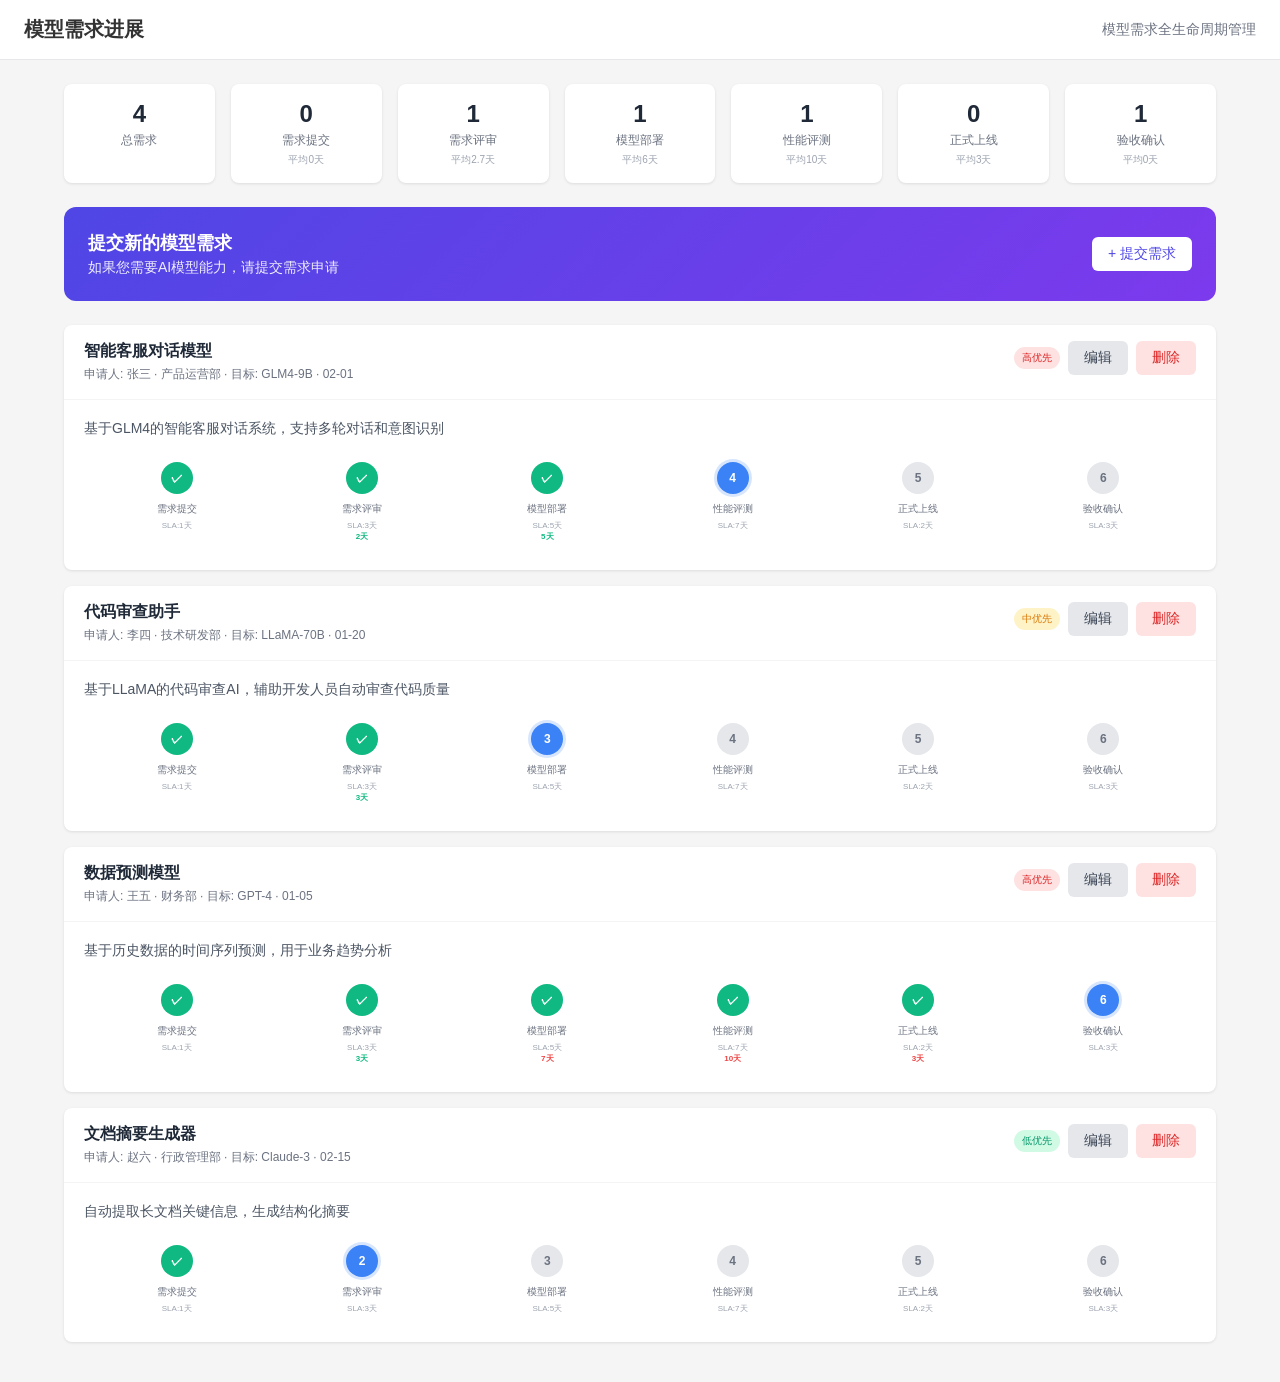
<file: model-progress/index.html>
<!DOCTYPE html>
<html lang="zh-CN">
<head>
    <meta charset="UTF-8">
    <meta name="viewport" content="width=device-width, initial-scale=1.0">
    <title>模型需求进展 - AI算力管理平台</title>
    <style>
        * { margin: 0; padding: 0; box-sizing: border-box; }
        body { font-family: -apple-system, BlinkMacSystemFont, 'Segoe UI', Roboto, sans-serif; background: #f5f5f5; color: #333; }
        .page-container { min-height: 100vh; }
        .page-header { background: white; padding: 1rem 1.5rem; border-bottom: 1px solid #e5e7eb; display: flex; justify-content: space-between; align-items: center; }
        .page-title { font-size: 1.25rem; font-weight: 600; }
        .page-content { padding: 1.5rem; max-width: 1200px; margin: 0 auto; }
        .text-sm { font-size: 0.875rem; }
        .text-gray-500 { color: #6b7280; }
    </style>
    <link rel="stylesheet" href="css/styles.css">
</head>
<body>
    <div class="page-container">
        <header class="page-header">
            <h1 class="page-title">模型需求进展</h1>
            <span class="text-sm text-gray-500">模型需求全生命周期管理</span>
        </header>
        <main class="page-content" id="app"></main>
    </div>
    <script src="js/app.js"></script>
</body>
</html>
</file>
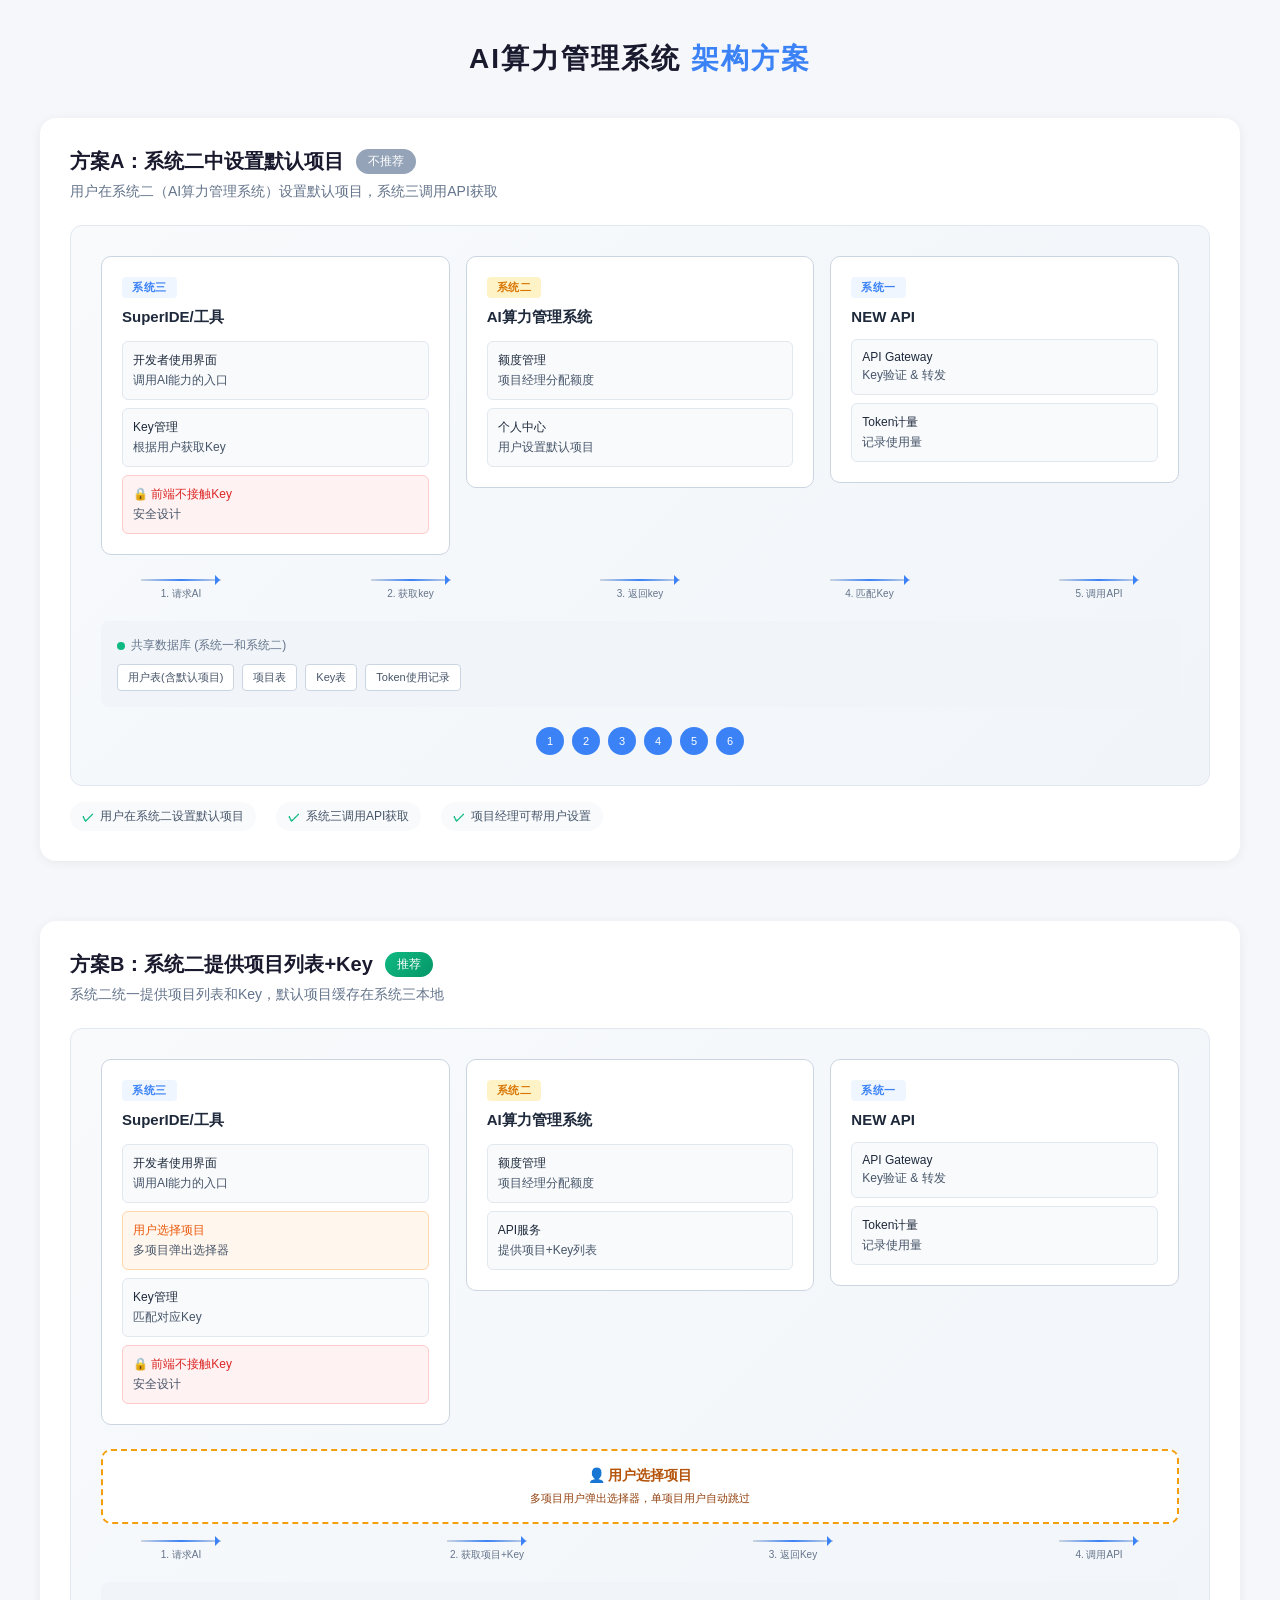
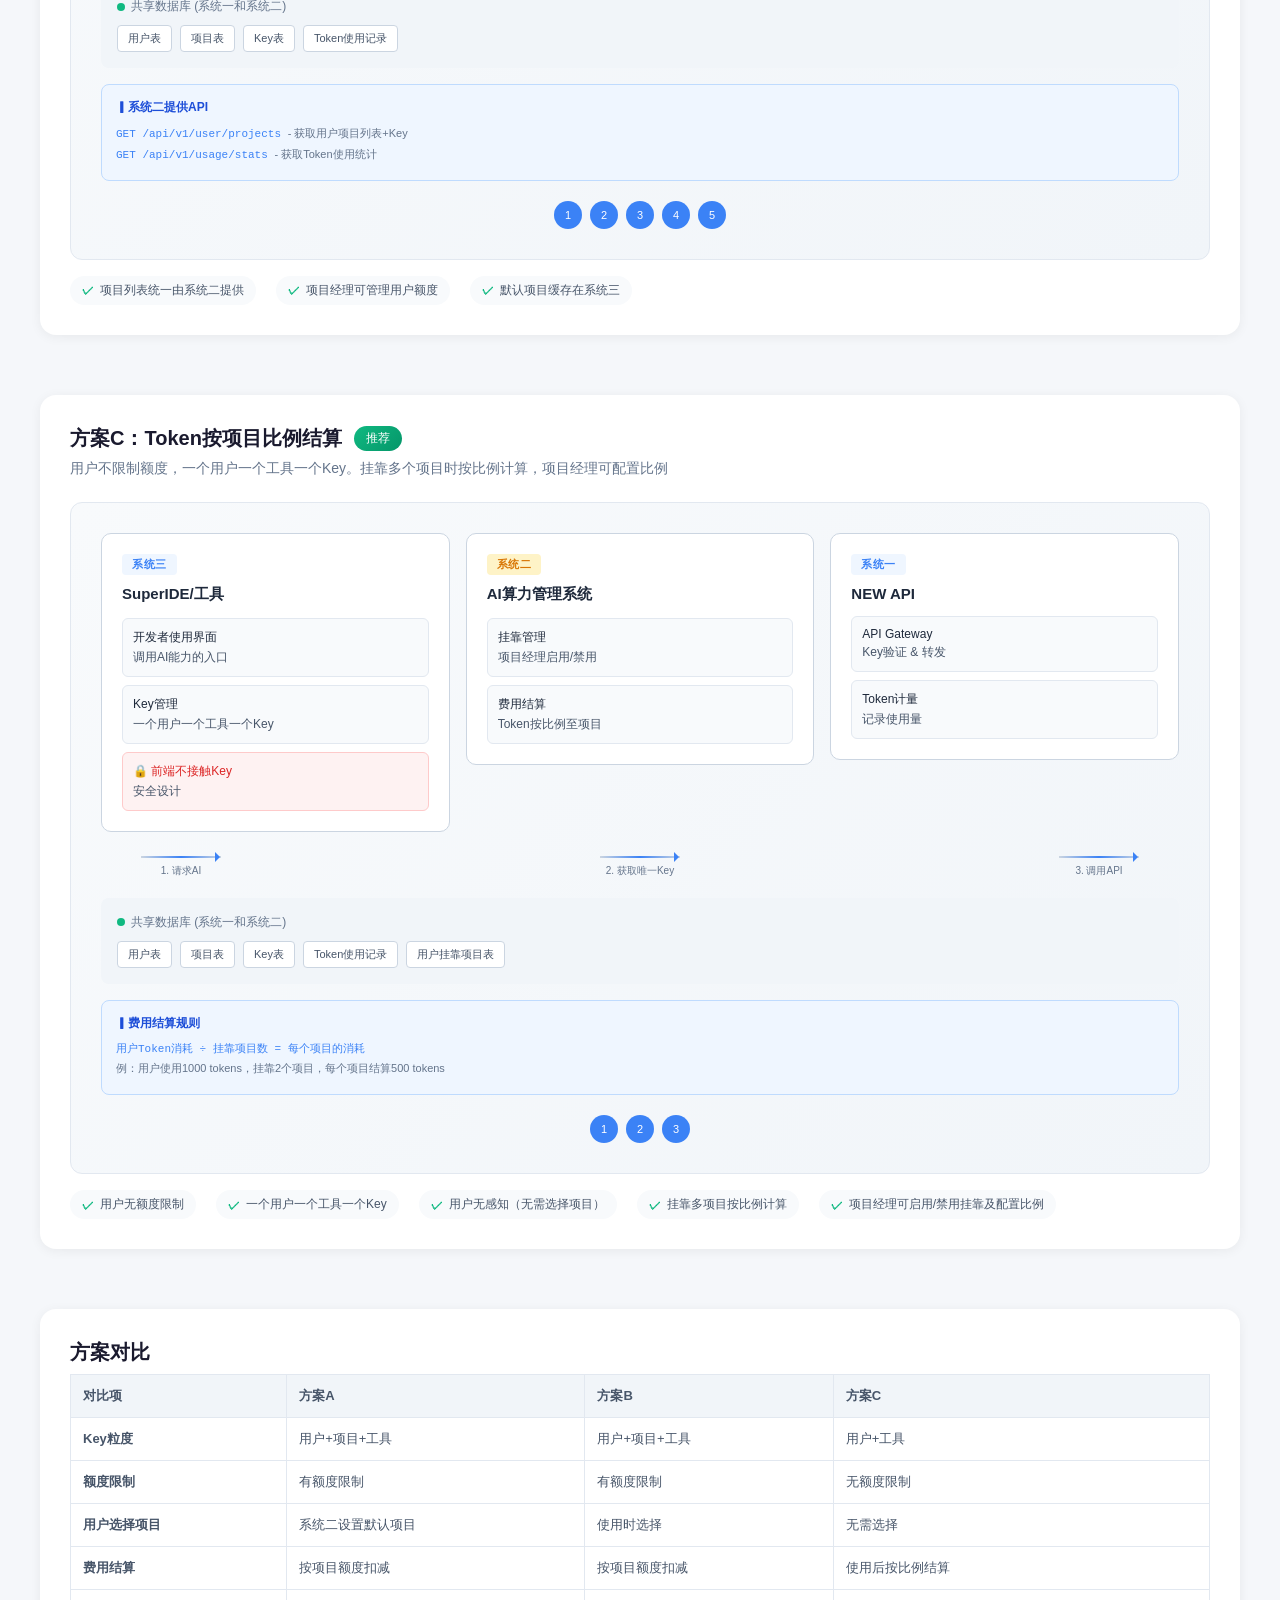
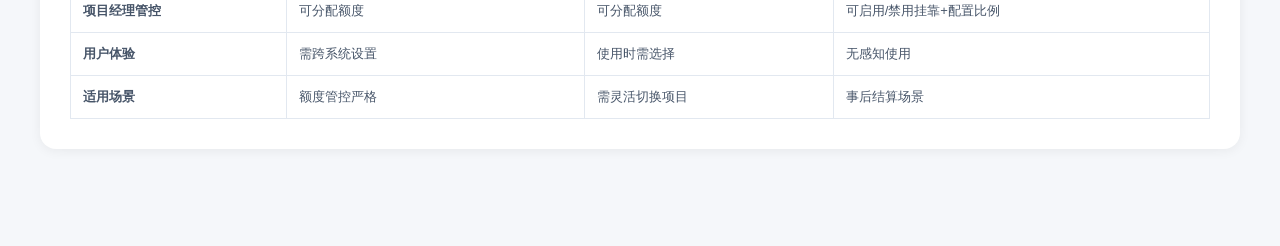
<file: architecture/架构图方案v2.html>
<!DOCTYPE html>
<html lang="zh-CN">
<head>
    <meta charset="UTF-8">
    <meta name="viewport" content="width=device-width, initial-scale=1.0">
    <title>AI算力管理系统 - 架构方案</title>
    <style>
        * {
            margin: 0;
            padding: 0;
            box-sizing: border-box;
        }

        body {
            font-family: 'PingFang SC', 'Microsoft YaHei', sans-serif;
            background: #f5f7fa;
            color: #2c3e50;
            min-height: 100vh;
            padding: 40px;
        }

        .container {
            max-width: 1200px;
            margin: 0 auto;
        }

        h1 {
            font-size: 28px;
            font-weight: 600;
            text-align: center;
            margin-bottom: 40px;
            color: #1a1a2e;
            letter-spacing: 2px;
        }

        h1 span {
            color: #3b82f6;
        }

        .scheme {
            margin-bottom: 60px;
            background: #fff;
            border-radius: 16px;
            padding: 30px;
            box-shadow: 0 2px 12px rgba(0,0,0,0.06);
        }

        .scheme-header {
            display: flex;
            align-items: center;
            margin-bottom: 8px;
        }

        .scheme-title {
            font-size: 20px;
            font-weight: 600;
            color: #1a1a2e;
        }

        .recommend-tag {
            background: linear-gradient(135deg, #10b981, #059669);
            color: #fff;
            padding: 4px 12px;
            border-radius: 20px;
            font-size: 12px;
            margin-left: 12px;
            font-weight: 500;
        }

        .not-recommend-tag {
            background: #94a3b8;
            color: #fff;
            padding: 4px 12px;
            border-radius: 20px;
            font-size: 12px;
            margin-left: 12px;
            font-weight: 500;
        }

        .scheme-desc {
            color: #64748b;
            font-size: 14px;
            margin-bottom: 24px;
        }

        .arch-diagram {
            background: linear-gradient(135deg, #f8fafc 0%, #f1f5f9 100%);
            border: 1px solid #e2e8f0;
            border-radius: 12px;
            padding: 30px;
            position: relative;
        }

        .systems-row {
            display: flex;
            align-items: flex-start;
            gap: 16px;
            margin-bottom: 24px;
        }

        .system {
            flex: 1;
            background: #fff;
            border: 1px solid #cbd5e1;
            border-radius: 10px;
            padding: 20px;
            min-height: 180px;
            transition: all 0.2s ease;
        }

        .system:hover {
            border-color: #3b82f6;
            box-shadow: 0 4px 12px rgba(59,130,246,0.1);
        }

        .system-label {
            display: inline-block;
            background: #eff6ff;
            color: #3b82f6;
            padding: 3px 10px;
            border-radius: 4px;
            font-size: 11px;
            font-weight: 600;
            margin-bottom: 10px;
            letter-spacing: 0.5px;
        }

        .system-label.sys3 {
            background: #ecfdf5;
            color: #059669;
        }

        .system-label.sys2 {
            background: #fef3c7;
            color: #d97706;
        }

        .system-title {
            font-size: 15px;
            font-weight: 600;
            margin-bottom: 14px;
            color: #1e293b;
        }

        .component {
            background: #f8fafc;
            border: 1px solid #e2e8f0;
            border-radius: 6px;
            padding: 10px;
            margin-bottom: 8px;
            font-size: 12px;
            color: #475569;
        }

        .component:last-child {
            margin-bottom: 0;
        }

        .component strong {
            color: #1e293b;
            display: block;
            margin-bottom: 3px;
            font-weight: 500;
        }

        .component.security {
            background: #fef2f2;
            border-color: #fecaca;
        }

        .component.security strong {
            color: #dc2626;
        }

        .component.select {
            background: #fff7ed;
            border-color: #fed7aa;
        }

        .component.select strong {
            color: #ea580c;
        }

        .component.route {
            background: #f0fdf4;
            border-color: #bbf7d0;
        }

        .component.route strong {
            color: #16a34a;
        }

        .arrow-row {
            display: flex;
            align-items: center;
            justify-content: space-between;
            padding: 0 40px;
            margin-bottom: 20px;
        }

        .arrow-item {
            display: flex;
            flex-direction: column;
            align-items: center;
            gap: 6px;
        }

        .arrow-line {
            width: 80px;
            height: 2px;
            background: linear-gradient(90deg, #cbd5e1, #3b82f6, #cbd5e1);
            position: relative;
        }

        .arrow-line::after {
            content: '';
            position: absolute;
            right: -4px;
            top: -4px;
            border: 5px solid transparent;
            border-left-color: #3b82f6;
        }

        .arrow-label {
            font-size: 10px;
            color: #64748b;
            white-space: nowrap;
        }

        .user-select-box {
            background: #fff;
            border: 2px dashed #f59e0b;
            border-radius: 10px;
            padding: 16px;
            text-align: center;
            margin: 16px 0;
        }

        .user-select-title {
            font-size: 14px;
            font-weight: 600;
            color: #b45309;
            margin-bottom: 6px;
        }

        .user-select-desc {
            font-size: 11px;
            color: #92400e;
        }

        .db-section {
            background: #f1f5f9;
            border-radius: 8px;
            padding: 16px;
            margin-top: 20px;
        }

        .db-title {
            font-size: 12px;
            color: #64748b;
            margin-bottom: 10px;
            display: flex;
            align-items: center;
            gap: 6px;
        }

        .db-title::before {
            content: '';
            width: 8px;
            height: 8px;
            background: #10b981;
            border-radius: 50%;
        }

        .db-items {
            display: flex;
            flex-wrap: wrap;
            gap: 8px;
        }

        .db-item {
            background: #fff;
            border: 1px solid #cbd5e1;
            padding: 5px 10px;
            border-radius: 4px;
            font-size: 11px;
            color: #475569;
        }

        .api-section {
            background: #eff6ff;
            border: 1px solid #bfdbfe;
            border-radius: 8px;
            padding: 14px;
            margin-top: 16px;
        }

        .api-title {
            font-size: 12px;
            color: #1d4ed8;
            margin-bottom: 8px;
            font-weight: 600;
        }

        .api-list {
            font-size: 11px;
            color: #3b82f6;
            font-family: 'Monaco', 'Consolas', monospace;
            line-height: 1.8;
        }

        .api-list span {
            color: #64748b;
            font-family: 'PingFang SC', sans-serif;
        }

        .flow-steps {
            display: flex;
            justify-content: center;
            gap: 8px;
            margin-top: 20px;
        }

        .flow-step {
            width: 28px;
            height: 28px;
            background: #e2e8f0;
            border-radius: 50%;
            display: flex;
            align-items: center;
            justify-content: center;
            font-size: 11px;
            color: #64748b;
        }

        .flow-step.active {
            background: #3b82f6;
            color: #fff;
        }

        .feature-list {
            display: flex;
            gap: 20px;
            margin-top: 16px;
            flex-wrap: wrap;
        }

        .feature-item {
            display: flex;
            align-items: center;
            gap: 6px;
            font-size: 12px;
            color: #475569;
            background: #f8fafc;
            padding: 6px 12px;
            border-radius: 20px;
        }

        .feature-item::before {
            content: '✓';
            color: #10b981;
            font-weight: bold;
        }
    </style>
</head>
<body>
    <div class="container">
        <h1>AI算力管理系统 <span>架构方案</span></h1>

        <!-- 方案A -->
        <div class="scheme">
            <div class="scheme-header">
                <div class="scheme-title">方案A：系统二中设置默认项目</div>
                <span class="not-recommend-tag">不推荐</span>
            </div>
            <div class="scheme-desc">用户在系统二（AI算力管理系统）设置默认项目，系统三调用API获取</div>

            <div class="arch-diagram">
                <!-- 第一行：系统 -->
                <div class="systems-row">
                    <div class="system">
                        <div class="system-label">系统三</div>
                        <div class="system-title">SuperIDE/工具</div>
                        <div class="component">
                            <strong>开发者使用界面</strong>
                            调用AI能力的入口
                        </div>
                        <div class="component">
                            <strong>Key管理</strong>
                            根据用户获取Key
                        </div>
                        <div class="component security">
                            <strong>🔒 前端不接触Key</strong>
                            安全设计
                        </div>
                    </div>

                    <div class="system">
                        <div class="system-label sys2">系统二</div>
                        <div class="system-title">AI算力管理系统</div>
                        <div class="component">
                            <strong>额度管理</strong>
                            项目经理分配额度
                        </div>
                        <div class="component">
                            <strong>个人中心</strong>
                            用户设置默认项目
                        </div>
                    </div>

                    <div class="system">
                        <div class="system-label">系统一</div>
                        <div class="system-title">NEW API</div>
                        <div class="component">
                            <strong>API Gateway</strong>
                            Key验证 & 转发
                        </div>
                        <div class="component">
                            <strong>Token计量</strong>
                            记录使用量
                        </div>
                    </div>
                </div>

                <!-- 流程箭头 -->
                <div class="arrow-row">
                    <div class="arrow-item">
                        <div class="arrow-line"></div>
                        <div class="arrow-label">1. 请求AI</div>
                    </div>
                    <div class="arrow-item">
                        <div class="arrow-line"></div>
                        <div class="arrow-label">2. 获取key</div>
                    </div>
                    <div class="arrow-item">
                        <div class="arrow-line"></div>
                        <div class="arrow-label">3. 返回key</div>
                    </div>
                    <div class="arrow-item">
                        <div class="arrow-line"></div>
                        <div class="arrow-label">4. 匹配Key</div>
                    </div>
                    <div class="arrow-item">
                        <div class="arrow-line"></div>
                        <div class="arrow-label">5. 调用API</div>
                    </div>
                </div>

                <!-- 数据库 -->
                <div class="db-section">
                    <div class="db-title">共享数据库 (系统一和系统二)</div>
                    <div class="db-items">
                        <div class="db-item">用户表(含默认项目)</div>
                        <div class="db-item">项目表</div>
                        <div class="db-item">Key表</div>
                        <div class="db-item">Token使用记录</div>
                    </div>
                </div>

                <div class="flow-steps">
                    <div class="flow-step active">1</div>
                    <div class="flow-step active">2</div>
                    <div class="flow-step active">3</div>
                    <div class="flow-step active">4</div>
                    <div class="flow-step active">5</div>
                    <div class="flow-step active">6</div>
                </div>
            </div>

            <div class="feature-list">
                <div class="feature-item">用户在系统二设置默认项目</div>
                <div class="feature-item">系统三调用API获取</div>
                <div class="feature-item">项目经理可帮用户设置</div>
            </div>
        </div>

        <!-- 方案B -->
        <div class="scheme">
            <div class="scheme-header">
                <div class="scheme-title">方案B：系统二提供项目列表+Key</div>
                <span class="recommend-tag">推荐</span>
            </div>
            <div class="scheme-desc">系统二统一提供项目列表和Key，默认项目缓存在系统三本地</div>

            <div class="arch-diagram">
                <!-- 第一行：系统 -->
                <div class="systems-row">
                    <div class="system">
                        <div class="system-label">系统三</div>
                        <div class="system-title">SuperIDE/工具</div>
                        <div class="component">
                            <strong>开发者使用界面</strong>
                            调用AI能力的入口
                        </div>
                        <div class="component select">
                            <strong>用户选择项目</strong>
                            多项目弹出选择器
                        </div>
                        <div class="component">
                            <strong>Key管理</strong>
                            匹配对应Key
                        </div>
                        <div class="component security">
                            <strong>🔒 前端不接触Key</strong>
                            安全设计
                        </div>
                    </div>

                    <div class="system">
                        <div class="system-label sys2">系统二</div>
                        <div class="system-title">AI算力管理系统</div>
                        <div class="component">
                            <strong>额度管理</strong>
                            项目经理分配额度
                        </div>
                        <div class="component">
                            <strong>API服务</strong>
                            提供项目+Key列表
                        </div>
                    </div>

                    <div class="system">
                        <div class="system-label">系统一</div>
                        <div class="system-title">NEW API</div>
                        <div class="component">
                            <strong>API Gateway</strong>
                            Key验证 & 转发
                        </div>
                        <div class="component">
                            <strong>Token计量</strong>
                            记录使用量
                        </div>
                    </div>
                </div>

                <!-- 用户选择项目提示 -->
                <div class="user-select-box">
                    <div class="user-select-title">👤 用户选择项目</div>
                    <div class="user-select-desc">多项目用户弹出选择器，单项目用户自动跳过</div>
                </div>

                <!-- 流程箭头 -->
                <div class="arrow-row">
                    <div class="arrow-item">
                        <div class="arrow-line"></div>
                        <div class="arrow-label">1. 请求AI</div>
                    </div>
                    <div class="arrow-item">
                        <div class="arrow-line"></div>
                        <div class="arrow-label">2. 获取项目+Key</div>
                    </div>
                    <div class="arrow-item">
                        <div class="arrow-line"></div>
                        <div class="arrow-label">3. 返回Key</div>
                    </div>
                    <div class="arrow-item">
                        <div class="arrow-line"></div>
                        <div class="arrow-label">4. 调用API</div>
                    </div>
                </div>

                <!-- 数据库 -->
                <div class="db-section">
                    <div class="db-title">共享数据库 (系统一和系统二)</div>
                    <div class="db-items">
                        <div class="db-item">用户表</div>
                        <div class="db-item">项目表</div>
                        <div class="db-item">Key表</div>
                        <div class="db-item">Token使用记录</div>
                    </div>
                </div>

                <!-- API -->
                <div class="api-section">
                    <div class="api-title">▎系统二提供API</div>
                    <div class="api-list">
                        GET /api/v1/user/projects <span>- 获取用户项目列表+Key</span><br>
                        GET /api/v1/usage/stats <span>- 获取Token使用统计</span>
                    </div>
                </div>

                <div class="flow-steps">
                    <div class="flow-step active">1</div>
                    <div class="flow-step active">2</div>
                    <div class="flow-step active">3</div>
                    <div class="flow-step active">4</div>
                    <div class="flow-step active">5</div>
                </div>
            </div>

            <div class="feature-list">
                <div class="feature-item">项目列表统一由系统二提供</div>
                <div class="feature-item">项目经理可管理用户额度</div>
                <div class="feature-item">默认项目缓存在系统三</div>
            </div>
        </div>

        <!-- 方案C -->
        <div class="scheme">
            <div class="scheme-header">
                <div class="scheme-title">方案C：Token按项目比例结算</div>
                <span class="recommend-tag">推荐</span>
            </div>
            <div class="scheme-desc">用户不限制额度，一个用户一个工具一个Key。挂靠多个项目时按比例计算，项目经理可配置比例</div>

            <div class="arch-diagram">
                <!-- 第一行：系统 -->
                <div class="systems-row">
                    <div class="system">
                        <div class="system-label">系统三</div>
                        <div class="system-title">SuperIDE/工具</div>
                        <div class="component">
                            <strong>开发者使用界面</strong>
                            调用AI能力的入口
                        </div>
                        <div class="component">
                            <strong>Key管理</strong>
                            一个用户一个工具一个Key
                        </div>
                        <div class="component security">
                            <strong>🔒 前端不接触Key</strong>
                            安全设计
                        </div>
                    </div>

                    <div class="system">
                        <div class="system-label sys2">系统二</div>
                        <div class="system-title">AI算力管理系统</div>
                        <div class="component">
                            <strong>挂靠管理</strong>
                            项目经理启用/禁用
                        </div>
                        <div class="component">
                            <strong>费用结算</strong>
                            Token按比例至项目
                        </div>
                    </div>

                    <div class="system">
                        <div class="system-label">系统一</div>
                        <div class="system-title">NEW API</div>
                        <div class="component">
                            <strong>API Gateway</strong>
                            Key验证 & 转发
                        </div>
                        <div class="component">
                            <strong>Token计量</strong>
                            记录使用量
                        </div>
                    </div>
                </div>

                <!-- 流程箭头 -->
                <div class="arrow-row">
                    <div class="arrow-item">
                        <div class="arrow-line"></div>
                        <div class="arrow-label">1. 请求AI</div>
                    </div>
                    <div class="arrow-item">
                        <div class="arrow-line"></div>
                        <div class="arrow-label">2. 获取唯一Key</div>
                    </div>
                    <div class="arrow-item">
                        <div class="arrow-line"></div>
                        <div class="arrow-label">3. 调用API</div>
                    </div>
                </div>

                <!-- 数据库 -->
                <div class="db-section">
                    <div class="db-title">共享数据库 (系统一和系统二)</div>
                    <div class="db-items">
                        <div class="db-item">用户表</div>
                        <div class="db-item">项目表</div>
                        <div class="db-item">Key表</div>
                        <div class="db-item">Token使用记录</div>
                        <div class="db-item">用户挂靠项目表</div>
                    </div>
                </div>

                <!-- 结算说明 -->
                <div class="api-section">
                    <div class="api-title">▎费用结算规则</div>
                    <div class="api-list">
                        用户Token消耗 ÷ 挂靠项目数 = 每个项目的消耗<br>
                        <span>例：用户使用1000 tokens，挂靠2个项目，每个项目结算500 tokens</span>
                    </div>
                </div>

                <div class="flow-steps">
                    <div class="flow-step active">1</div>
                    <div class="flow-step active">2</div>
                    <div class="flow-step active">3</div>
                </div>
            </div>

            <div class="feature-list">
                <div class="feature-item">用户无额度限制</div>
                <div class="feature-item">一个用户一个工具一个Key</div>
                <div class="feature-item">用户无感知（无需选择项目）</div>
                <div class="feature-item">挂靠多项目按比例计算</div>
                <div class="feature-item">项目经理可启用/禁用挂靠及配置比例</div>
            </div>
        </div>

        <!-- 方案对比 -->
        <div class="scheme" style="margin-top: 40px;">
            <div class="scheme-header">
                <div class="scheme-title">方案对比</div>
            </div>

            <table style="width: 100%; border-collapse: collapse; font-size: 13px; color: #475569;">
                <thead>
                    <tr style="background: #f1f5f9;">
                        <th style="padding: 12px; text-align: left; border: 1px solid #e2e8f0;">对比项</th>
                        <th style="padding: 12px; text-align: left; border: 1px solid #e2e8f0;">方案A</th>
                        <th style="padding: 12px; text-align: left; border: 1px solid #e2e8f0;">方案B</th>
                        <th style="padding: 12px; text-align: left; border: 1px solid #e2e8f0;">方案C</th>
                    </tr>
                </thead>
                <tbody>
                    <tr>
                        <td style="padding: 12px; border: 1px solid #e2e8f0;"><strong>Key粒度</strong></td>
                        <td style="padding: 12px; border: 1px solid #e2e8f0;">用户+项目+工具</td>
                        <td style="padding: 12px; border: 1px solid #e2e8f0;">用户+项目+工具</td>
                        <td style="padding: 12px; border: 1px solid #e2e8f0;">用户+工具</td>
                    </tr>
                    <tr>
                        <td style="padding: 12px; border: 1px solid #e2e8f0;"><strong>额度限制</strong></td>
                        <td style="padding: 12px; border: 1px solid #e2e8f0;">有额度限制</td>
                        <td style="padding: 12px; border: 1px solid #e2e8f0;">有额度限制</td>
                        <td style="padding: 12px; border: 1px solid #e2e8f0;">无额度限制</td>
                    </tr>
                    <tr>
                        <td style="padding: 12px; border: 1px solid #e2e8f0;"><strong>用户选择项目</strong></td>
                        <td style="padding: 12px; border: 1px solid #e2e8f0;">系统二设置默认项目</td>
                        <td style="padding: 12px; border: 1px solid #e2e8f0;">使用时选择</td>
                        <td style="padding: 12px; border: 1px solid #e2e8f0;">无需选择</td>
                    </tr>
                    <tr>
                        <td style="padding: 12px; border: 1px solid #e2e8f0;"><strong>费用结算</strong></td>
                        <td style="padding: 12px; border: 1px solid #e2e8f0;">按项目额度扣减</td>
                        <td style="padding: 12px; border: 1px solid #e2e8f0;">按项目额度扣减</td>
                        <td style="padding: 12px; border: 1px solid #e2e8f0;">使用后按比例结算</td>
                    </tr>
                    <tr>
                        <td style="padding: 12px; border: 1px solid #e2e8f0;"><strong>项目经理管控</strong></td>
                        <td style="padding: 12px; border: 1px solid #e2e8f0;">可分配额度</td>
                        <td style="padding: 12px; border: 1px solid #e2e8f0;">可分配额度</td>
                        <td style="padding: 12px; border: 1px solid #e2e8f0;">可启用/禁用挂靠+配置比例</td>
                    </tr>
                    <tr>
                        <td style="padding: 12px; border: 1px solid #e2e8f0;"><strong>用户体验</strong></td>
                        <td style="padding: 12px; border: 1px solid #e2e8f0;">需跨系统设置</td>
                        <td style="padding: 12px; border: 1px solid #e2e8f0;">使用时需选择</td>
                        <td style="padding: 12px; border: 1px solid #e2e8f0;">无感知使用</td>
                    </tr>
                    <tr>
                        <td style="padding: 12px; border: 1px solid #e2e8f0;"><strong>适用场景</strong></td>
                        <td style="padding: 12px; border: 1px solid #e2e8f0;">额度管控严格</td>
                        <td style="padding: 12px; border: 1px solid #e2e8f0;">需灵活切换项目</td>
                        <td style="padding: 12px; border: 1px solid #e2e8f0;">事后结算场景</td>
                    </tr>
                </tbody>
            </table>
        </div>

    </div>
</body>
</html>
</file>
<file: model-progress/css/styles.css>
/* 基础样式 */
* { margin: 0; padding: 0; box-sizing: border-box; }
body { font-family: -apple-system, BlinkMacSystemFont, 'Segoe UI', Roboto, sans-serif; background: #f5f5f5; color: #333; }

/* 页面布局 */
.page-container { min-height: 100vh; }
.page-header { background: white; padding: 1rem 1.5rem; border-bottom: 1px solid #e5e7eb; display: flex; justify-content: space-between; align-items: center; }
.page-title { font-size: 1.25rem; font-weight: 600; }
.page-content { padding: 1.5rem; max-width: 1200px; margin: 0 auto; }

/* 统计卡片 */
.stats-grid { display: grid; grid-template-columns: repeat(7, 1fr); gap: 1rem; margin-bottom: 1.5rem; }
.stat-card { background: white; border-radius: 8px; padding: 1rem; box-shadow: 0 1px 3px rgba(0,0,0,0.1); text-align: center; }
.stat-value { font-size: 1.5rem; font-weight: 700; color: #1f2937; }
.stat-label { font-size: 0.75rem; color: #6b7280; margin-top: 0.25rem; }
.stat-avg { font-size: 0.625rem; color: #9ca3af; margin-top: 0.25rem; }

/* 提交需求卡片 */
.submit-card { background: linear-gradient(135deg, #4f46e5, #7c3aed); border-radius: 12px; padding: 1.5rem; margin-bottom: 1.5rem; color: white; display: flex; justify-content: space-between; align-items: center; }
.submit-card h3 { font-size: 1.125rem; margin-bottom: 0.25rem; }
.submit-card p { font-size: 0.875rem; opacity: 0.9; }
.btn { padding: 0.5rem 1rem; border-radius: 6px; border: none; cursor: pointer; font-size: 0.875rem; display: inline-flex; align-items: center; gap: 0.5rem; }
.btn-primary { background: white; color: #4f46e5; }
.btn-primary:hover { background: #f3f4f6; }
.btn-secondary { background: #e5e7eb; color: #374151; }
.btn-secondary:hover { background: #d1d5db; }
.btn-danger { background: #fee2e2; color: #dc2626; }
.btn-danger:hover { background: #fecaca; }

/* 需求卡片 */
.request-card { background: white; border-radius: 8px; margin-bottom: 1rem; box-shadow: 0 1px 3px rgba(0,0,0,0.1); overflow: hidden; }
.request-header { padding: 1rem 1.25rem; border-bottom: 1px solid #f3f4f6; display: flex; justify-content: space-between; align-items: flex-start; }
.request-name { font-size: 1rem; font-weight: 600; color: #1f2937; }
.request-meta { font-size: 0.75rem; color: #6b7280; margin-top: 0.25rem; }
.request-actions { display: flex; gap: 0.5rem; align-items: center; }
.badge { padding: 0.25rem 0.5rem; border-radius: 9999px; font-size: 0.625rem; font-weight: 500; }
.badge-high { background: #fee2e2; color: #dc2626; }
.badge-medium { background: #fef3c7; color: #d97706; }
.badge-low { background: #d1fae5; color: #059669; }
.request-body { padding: 1.25rem; }
.request-desc { font-size: 0.875rem; color: #4b5563; margin-bottom: 1rem; }

/* 步骤条 */
.progress-steps { display: flex; justify-content: space-between; align-items: flex-start; padding: 0.5rem 0; }
.step-item { display: flex; flex-direction: column; align-items: center; flex: 1; cursor: pointer; position: relative; }
.step-circle { width: 32px; height: 32px; border-radius: 50%; display: flex; align-items: center; justify-content: center; font-weight: 600; font-size: 0.75rem; background: #e5e7eb; color: #6b7280; transition: all 0.2s; }
.step-item.completed .step-circle { background: #10b981; color: white; }
.step-item.active .step-circle { background: #3b82f6; color: white; box-shadow: 0 0 0 3px rgba(59,130,246,0.2); }
.step-label { margin-top: 0.5rem; font-size: 0.625rem; color: #6b7280; text-align: center; }
.step-info { display: flex; flex-direction: column; align-items: center; margin-top: 0.25rem; font-size: 0.5rem; }
.step-sla { color: #9ca3af; }
.step-time { color: #10b981; font-weight: 600; }
.step-time.overdue { color: #ef4444; }

/* Modal */
.modal-overlay { position: fixed; inset: 0; background: rgba(0,0,0,0.5); display: none; align-items: center; justify-content: center; z-index: 1000; }
.modal-overlay.active { display: flex; }
.modal { background: white; border-radius: 8px; width: 100%; max-width: 480px; max-height: 90vh; overflow: auto; }
.modal-header { padding: 1rem 1.25rem; border-bottom: 1px solid #e5e7eb; display: flex; justify-content: space-between; align-items: center; }
.modal-title { font-size: 1rem; font-weight: 600; }
.modal-close { background: none; border: none; font-size: 1.5rem; color: #6b7280; cursor: pointer; }
.modal-body { padding: 1.25rem; }
.modal-footer { padding: 1rem 1.25rem; border-top: 1px solid #e5e7eb; display: flex; justify-content: flex-end; gap: 0.5rem; }

/* 表单 */
.form-group { margin-bottom: 1rem; }
.form-label { display: block; font-size: 0.875rem; font-weight: 500; margin-bottom: 0.375rem; }
.form-input, .form-select, .form-textarea { width: 100%; padding: 0.5rem; border: 1px solid #d1d5db; border-radius: 6px; font-size: 0.875rem; }
.form-input:focus, .form-select:focus, .form-textarea:focus { outline: none; border-color: #3b82f6; }
.form-row { display: grid; grid-template-columns: 1fr 1fr; gap: 1rem; }

/* Toast */
.toast-container { position: fixed; top: 1rem; right: 1rem; z-index: 2000; }
.toast { background: white; padding: 0.75rem 1rem; border-radius: 8px; box-shadow: 0 4px 12px rgba(0,0,0,0.15); margin-bottom: 0.5rem; display: flex; align-items: center; gap: 0.5rem; animation: slideIn 0.3s; }
.toast-success { border-left: 4px solid #10b981; }
.toast-error { border-left: 4px solid #ef4444; }
@keyframes slideIn { from { transform: translateX(100%); } to { transform: translateX(0); } }

/* 空状态 */
.empty-state { text-align: center; padding: 3rem; color: #6b7280; }
.empty-state svg { width: 48px; height: 48px; margin-bottom: 1rem; color: #d1d5db; }
</file>
